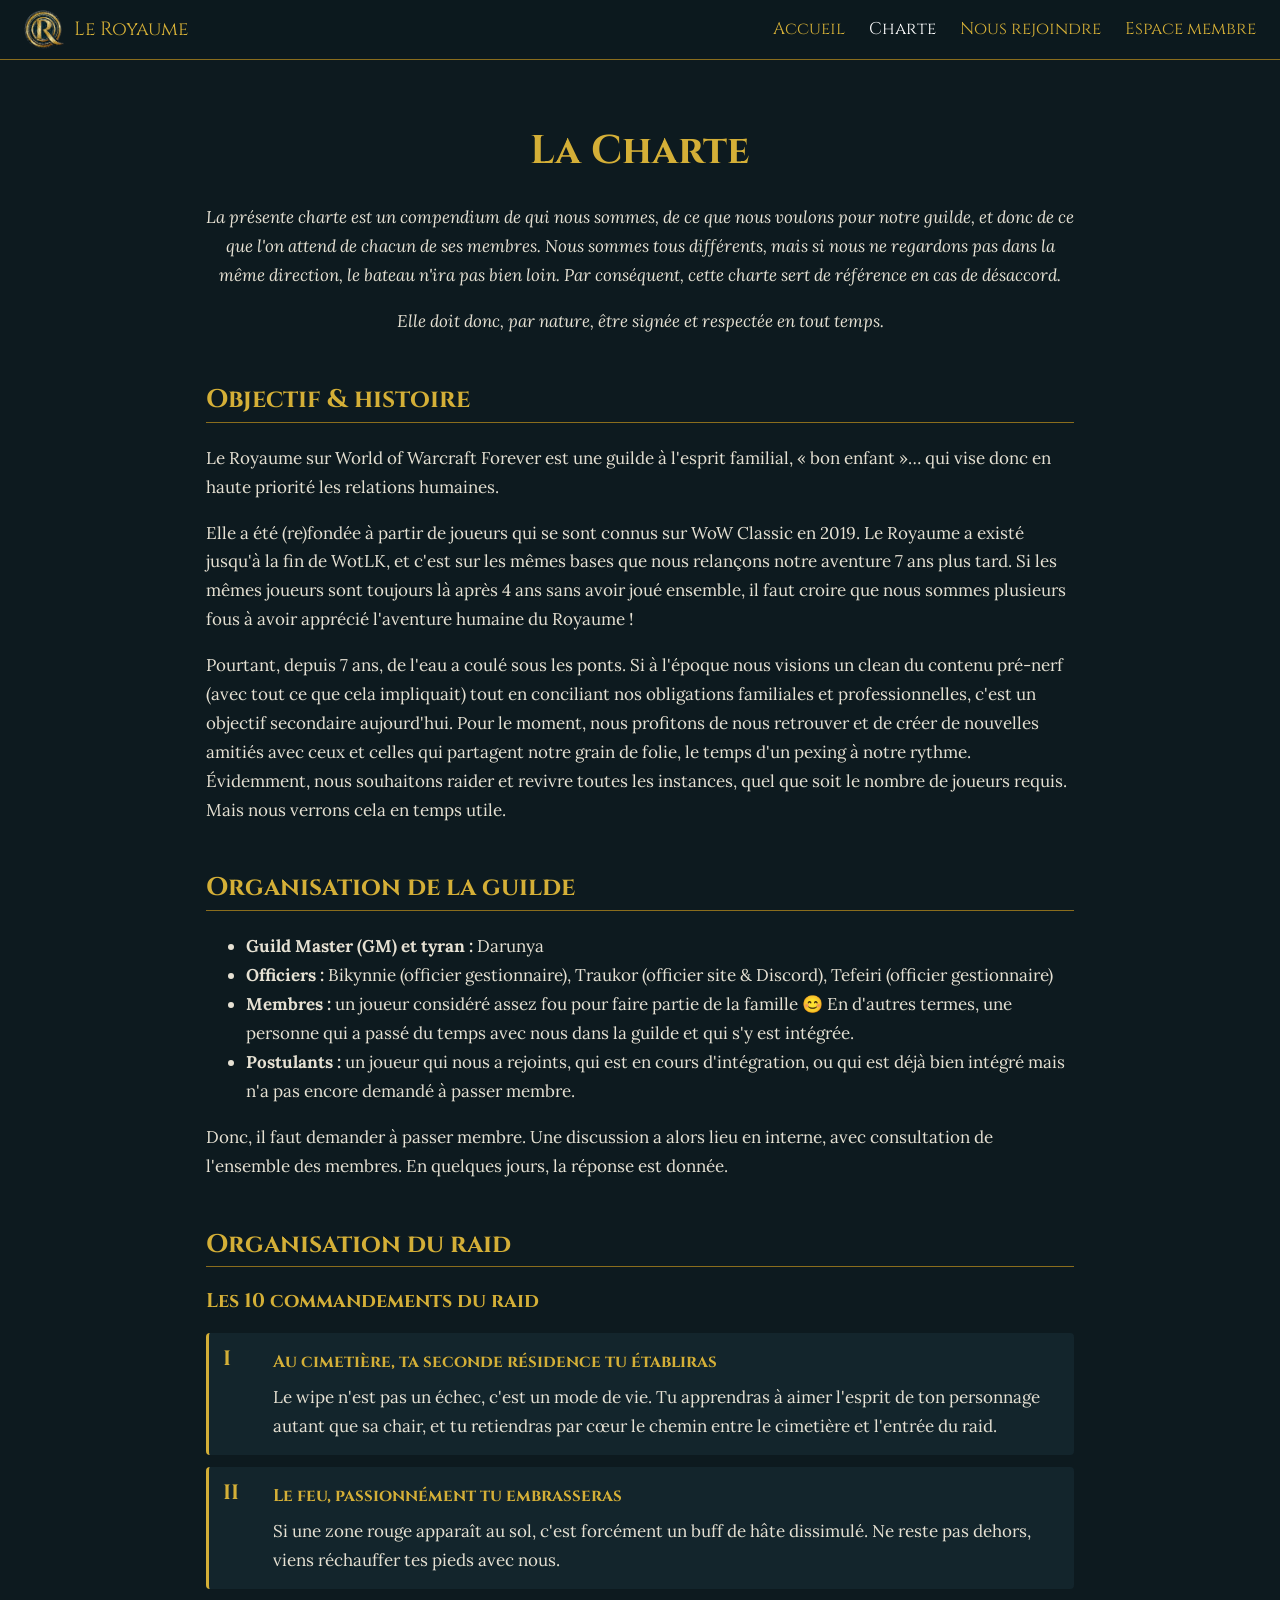
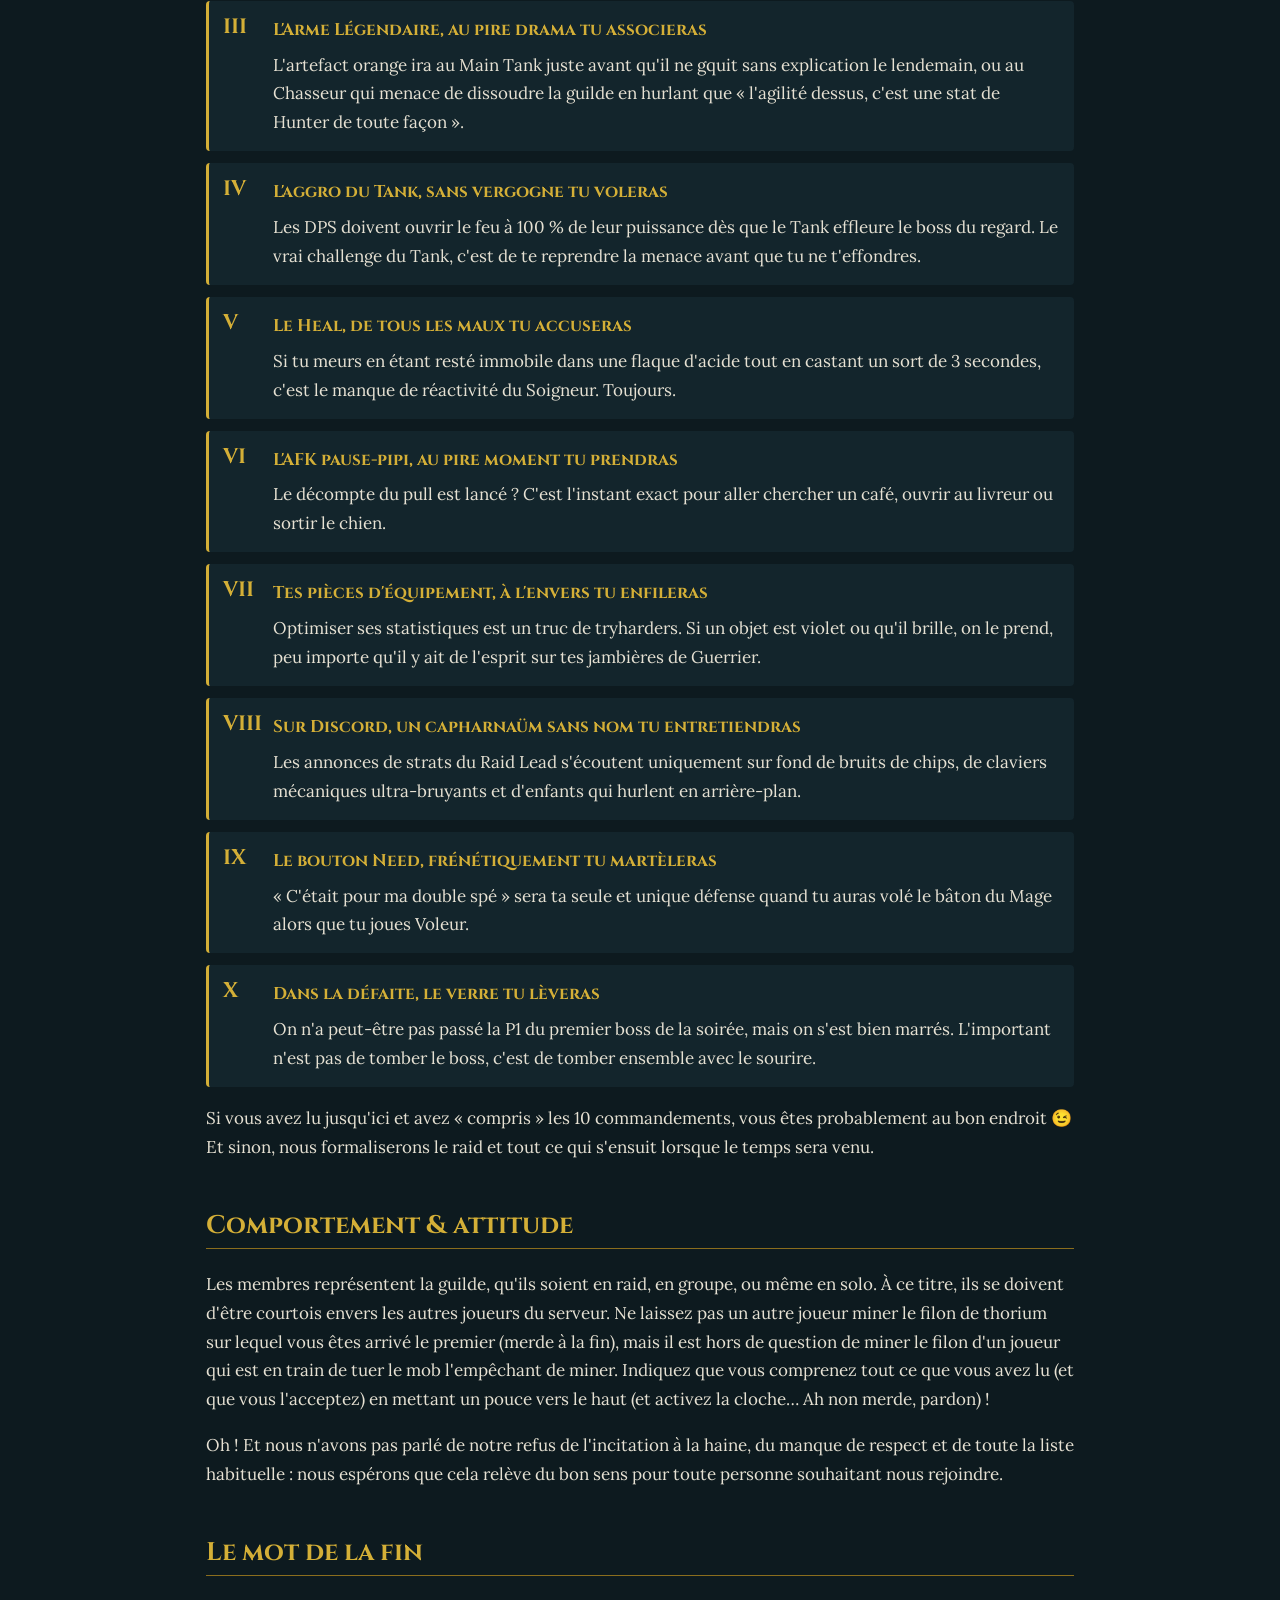
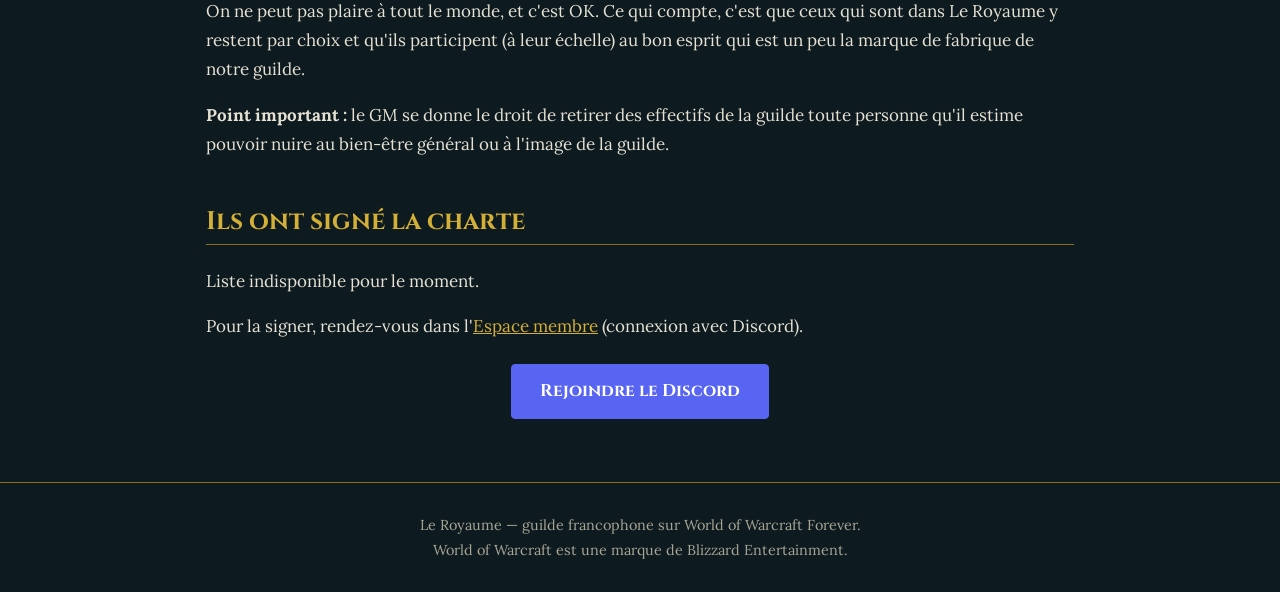
<file: charte.html>
<!doctype html>
<html lang="fr">
<head>
  <meta charset="utf-8">
  <meta name="viewport" content="width=device-width, initial-scale=1">
  <title>Charte — Le Royaume</title>
  <meta name="description" content="La charte de la guilde Le Royaume : objectif, organisation, les 10 commandements du raid et comportement.">
  <meta property="og:type" content="website">
  <meta property="og:site_name" content="Le Royaume">
  <meta property="og:title" content="Charte — Le Royaume">
  <meta property="og:description" content="La charte de la guilde Le Royaume : objectif, organisation, les 10 commandements du raid et comportement.">
  <meta property="og:url" content="https://le-royaume.fr/charte.html">
  <meta property="og:image" content="https://le-royaume.fr/img/logo-360.png">
  <meta name="theme-color" content="#0d1a1f">
  <link rel="icon" type="image/png" href="img/favicon.png">
  <link rel="preconnect" href="https://fonts.googleapis.com">
  <link rel="preconnect" href="https://fonts.gstatic.com" crossorigin>
  <link rel="stylesheet" href="https://fonts.googleapis.com/css2?family=Cinzel:wght@400;700&family=Lora:ital@0;1&display=swap">
  <link rel="stylesheet" href="style.css">
</head>
<body>
  <nav>
    <a class="brand" href="index.html"><img src="img/logo.webp" alt=""><span>Le Royaume</span></a>
    <a href="index.html">Accueil</a>
    <a href="charte.html" aria-current="page">Charte</a>
    <a href="index.html#rejoindre">Nous rejoindre</a>
    <a href="espace.html">Espace membre</a>
  </nav>

  <main class="charte">
    <h1>La Charte</h1>

    <p class="intro">La présente charte est un compendium de qui nous sommes, de ce que nous voulons pour notre guilde, et donc de ce que l'on attend de chacun de ses membres. Nous sommes tous différents, mais si nous ne regardons pas dans la même direction, le bateau n'ira pas bien loin. Par conséquent, cette charte sert de référence en cas de désaccord.</p>
    <p class="intro">Elle doit donc, par nature, être signée et respectée en tout temps.</p>

    <h2>Objectif &amp; histoire</h2>
    <p>Le Royaume sur World of Warcraft Forever est une guilde à l'esprit familial, « bon enfant »… qui vise donc en haute priorité les relations humaines.</p>
    <p>Elle a été (re)fondée à partir de joueurs qui se sont connus sur WoW Classic en 2019. Le Royaume a existé jusqu'à la fin de WotLK, et c'est sur les mêmes bases que nous relançons notre aventure 7 ans plus tard. Si les mêmes joueurs sont toujours là après 4 ans sans avoir joué ensemble, il faut croire que nous sommes plusieurs fous à avoir apprécié l'aventure humaine du Royaume !</p>
    <p>Pourtant, depuis 7 ans, de l'eau a coulé sous les ponts. Si à l'époque nous visions un clean du contenu pré-nerf (avec tout ce que cela impliquait) tout en conciliant nos obligations familiales et professionnelles, c'est un objectif secondaire aujourd'hui. Pour le moment, nous profitons de nous retrouver et de créer de nouvelles amitiés avec ceux et celles qui partagent notre grain de folie, le temps d'un pexing à notre rythme. Évidemment, nous souhaitons raider et revivre toutes les instances, quel que soit le nombre de joueurs requis. Mais nous verrons cela en temps utile.</p>

    <h2>Organisation de la guilde</h2>
    <ul>
      <li><strong>Guild Master (GM) et tyran :</strong> Darunya</li>
      <li><strong>Officiers :</strong> Bikynnie (officier gestionnaire), Traukor (officier site &amp; Discord), Tefeiri (officier gestionnaire)</li>
      <li><strong>Membres :</strong> un joueur considéré assez fou pour faire partie de la famille 😊 En d'autres termes, une personne qui a passé du temps avec nous dans la guilde et qui s'y est intégrée.</li>
      <li><strong>Postulants :</strong> un joueur qui nous a rejoints, qui est en cours d'intégration, ou qui est déjà bien intégré mais n'a pas encore demandé à passer membre.</li>
    </ul>
    <p>Donc, il faut demander à passer membre. Une discussion a alors lieu en interne, avec consultation de l'ensemble des membres. En quelques jours, la réponse est donnée.</p>

    <h2>Organisation du raid</h2>
    <h3>Les 10 commandements du raid</h3>
    <ol class="commandements">
      <li><strong>Au cimetière, ta seconde résidence tu établiras</strong>
        <p>Le wipe n'est pas un échec, c'est un mode de vie. Tu apprendras à aimer l'esprit de ton personnage autant que sa chair, et tu retiendras par cœur le chemin entre le cimetière et l'entrée du raid.</p></li>
      <li><strong>Le feu, passionnément tu embrasseras</strong>
        <p>Si une zone rouge apparaît au sol, c'est forcément un buff de hâte dissimulé. Ne reste pas dehors, viens réchauffer tes pieds avec nous.</p></li>
      <li><strong>L'Arme Légendaire, au pire drama tu associeras</strong>
        <p>L'artefact orange ira au Main Tank juste avant qu'il ne gquit sans explication le lendemain, ou au Chasseur qui menace de dissoudre la guilde en hurlant que « l'agilité dessus, c'est une stat de Hunter de toute façon ».</p></li>
      <li><strong>L'aggro du Tank, sans vergogne tu voleras</strong>
        <p>Les DPS doivent ouvrir le feu à 100 % de leur puissance dès que le Tank effleure le boss du regard. Le vrai challenge du Tank, c'est de te reprendre la menace avant que tu ne t'effondres.</p></li>
      <li><strong>Le Heal, de tous les maux tu accuseras</strong>
        <p>Si tu meurs en étant resté immobile dans une flaque d'acide tout en castant un sort de 3 secondes, c'est le manque de réactivité du Soigneur. Toujours.</p></li>
      <li><strong>L'AFK pause-pipi, au pire moment tu prendras</strong>
        <p>Le décompte du pull est lancé ? C'est l'instant exact pour aller chercher un café, ouvrir au livreur ou sortir le chien.</p></li>
      <li><strong>Tes pièces d'équipement, à l'envers tu enfileras</strong>
        <p>Optimiser ses statistiques est un truc de tryharders. Si un objet est violet ou qu'il brille, on le prend, peu importe qu'il y ait de l'esprit sur tes jambières de Guerrier.</p></li>
      <li><strong>Sur Discord, un capharnaüm sans nom tu entretiendras</strong>
        <p>Les annonces de strats du Raid Lead s'écoutent uniquement sur fond de bruits de chips, de claviers mécaniques ultra-bruyants et d'enfants qui hurlent en arrière-plan.</p></li>
      <li><strong>Le bouton Need, frénétiquement tu martèleras</strong>
        <p>« C'était pour ma double spé » sera ta seule et unique défense quand tu auras volé le bâton du Mage alors que tu joues Voleur.</p></li>
      <li><strong>Dans la défaite, le verre tu lèveras</strong>
        <p>On n'a peut-être pas passé la P1 du premier boss de la soirée, mais on s'est bien marrés. L'important n'est pas de tomber le boss, c'est de tomber ensemble avec le sourire.</p></li>
    </ol>
    <p>Si vous avez lu jusqu'ici et avez « compris » les 10 commandements, vous êtes probablement au bon endroit 😉<br>
    Et sinon, nous formaliserons le raid et tout ce qui s'ensuit lorsque le temps sera venu.</p>

    <h2>Comportement &amp; attitude</h2>
    <p>Les membres représentent la guilde, qu'ils soient en raid, en groupe, ou même en solo. À ce titre, ils se doivent d'être courtois envers les autres joueurs du serveur. Ne laissez pas un autre joueur miner le filon de thorium sur lequel vous êtes arrivé le premier (merde à la fin), mais il est hors de question de miner le filon d'un joueur qui est en train de tuer le mob l'empêchant de miner. Indiquez que vous comprenez tout ce que vous avez lu (et que vous l'acceptez) en mettant un pouce vers le haut (et activez la cloche… Ah non merde, pardon) !</p>
    <p>Oh ! Et nous n'avons pas parlé de notre refus de l'incitation à la haine, du manque de respect et de toute la liste habituelle : nous espérons que cela relève du bon sens pour toute personne souhaitant nous rejoindre.</p>

    <h2>Le mot de la fin</h2>
    <p>On ne peut pas plaire à tout le monde, et c'est OK. Ce qui compte, c'est que ceux qui sont dans Le Royaume y restent par choix et qu'ils participent (à leur échelle) au bon esprit qui est un peu la marque de fabrique de notre guilde.</p>
    <p><strong>Point important :</strong> le GM se donne le droit de retirer des effectifs de la guilde toute personne qu'il estime pouvoir nuire au bien-être général ou à l'image de la guilde.</p>

    <h2>Ils ont signé la charte</h2>
    <p id="signataires">Chargement…</p>
    <p>Pour la signer, rendez-vous dans l'<a href="espace.html">Espace membre</a> (connexion avec Discord).</p>

    <p style="text-align:center"><a class="btn discord" href="https://discord.gg/4EQVVj8aSc">Rejoindre le Discord</a></p>
  </main>

  <footer>Le Royaume — guilde francophone sur World of Warcraft Forever.<br>World of Warcraft est une marque de Blizzard Entertainment.</footer>
  <script>
    // signataires (pseudos Discord), lus sans connexion avec la clé publique du projet
    const cle = 'sb_publishable_BJwMSdlBLfltRGA-GCELrQ_MbyCM1x_';
    const zone = document.getElementById('signataires');
    fetch('https://gobvfbwuesskhrgcrzjd.supabase.co/rest/v1/rpc/signataires', {
      method: 'POST', headers: { apikey: cle, 'Content-Type': 'application/json' }, body: '{}',
    }).then(r => r.ok ? r.json() : Promise.reject())
      .then(noms => zone.textContent = (noms = noms.filter(Boolean)).length ? noms.join(', ') + '.' : 'Personne pour le moment.')
      .catch(() => zone.textContent = 'Liste indisponible pour le moment.');
  </script>
</body>
</html>
</file>
<file: style.css>
:root {
  --bg: #0d1a1f;
  --panel: #13252c;
  --text: #e6e1d3;
  --muted: #a9a594;
  --gold: #d4af37;
  --gold-dark: #8a6d1d;
  --vert: oklch(.43627 .11 157.5); /* Présent / En raid */
  --discord: #5865f2;
}

* { box-sizing: border-box; }

body {
  margin: 0;
  background: var(--bg);
  color: var(--text);
  font: 17px/1.7 "Lora", Georgia, serif;
}

h1, h2, h3, nav, .btn { font-family: "Cinzel", serif; }
h1, h2, h3 { color: var(--gold); line-height: 1.25; }
a { color: var(--gold); }
img { max-width: 100%; display: block; }

nav {
  position: sticky; top: 0; z-index: 10;
  display: flex; flex-wrap: wrap; align-items: center; gap: 8px 24px;
  padding: 10px 24px;
  background: rgba(13, 26, 31, .92);
  border-bottom: 1px solid var(--gold-dark);
}
nav .brand { display: flex; align-items: center; gap: 10px; margin-right: auto; text-decoration: none; font-size: 1.2rem; }
nav .brand img { width: 40px; }
nav a { text-decoration: none; }
nav a:hover, nav a[aria-current] { color: #fff; }

.hero {
  /* le bandeau tient dans l'écran (sous la barre de menu de ~60px) : les boutons restent visibles */
  min-height: calc(100vh - 60px);
  min-height: calc(100svh - 60px); /* svh : hauteur sans la barre d'adresse mobile */
  /* bas du logo WoW dans l'image de fond (cover, calée en haut) : 39.6 % de sa hauteur,
     soit 22.3vw quand l'image est mise à l'échelle par la largeur, 39.6 % du bandeau sinon */
  --logo-wow: max(22.3vw, 0.396 * (100vh - 60px));
  --logo-wow: max(22.3vw, 0.396 * (100svh - 60px));
  --texte: 270px; /* hauteur du titre, du texte et des boutons sous le blason */
  display: grid; place-items: end center; text-align: center;
  padding: 60px 16px 20px;
  background: linear-gradient(transparent 35%, rgba(13, 26, 31, .7) 70%, var(--bg)), url(img/wow-forever.jpg) center top / cover;
}
.hero img { /* blason : la place libre sous le logo WoW, moins le titre, le texte et les boutons */
  width: clamp(64px, 100vh - 60px - var(--texte) - var(--logo-wow), min(180px, 45vw));
  width: clamp(64px, 100svh - 60px - var(--texte) - var(--logo-wow), min(180px, 45vw)); margin: 0 auto 16px; filter: drop-shadow(0 0 30px rgba(212, 175, 55, .35)); }
.hero h1 { font-size: clamp(2.2rem, 7vw, 4rem); margin: 0; text-shadow: 0 2px 10px #000; }
.hero p { font-size: 1.25rem; max-width: 640px; margin: 12px auto 28px; text-shadow: 0 1px 6px #000; }

.btn {
  display: inline-block; padding: 12px 28px; margin: 6px;
  border: 1px solid var(--gold); border-radius: 4px;
  text-decoration: none; font-weight: 700;
}
.btn.discord { background: var(--discord); border-color: var(--discord); color: #fff; }
.btn:hover { filter: brightness(1.15); }

main, section { max-width: 900px; margin: 0 auto; padding: 40px 16px; }
section h2 { text-align: center; font-size: 2rem; }

.cards { display: grid; grid-template-columns: repeat(auto-fit, minmax(240px, 1fr)); gap: 20px; }
.card { background: var(--panel); border: 1px solid var(--gold-dark); border-radius: 6px; padding: 20px; }
.card h3 { margin-top: 0; }

.gallery { max-width: 1000px; text-align: center; }
.gallery > p { margin-top: 0; }
.carousel { position: relative; }
.track { position: relative; aspect-ratio: 16 / 9; border: 1px solid var(--gold-dark); border-radius: 4px; background: var(--panel); }
.track figure { display: none; }
.book { position: absolute; inset: 0; perspective: 3000px; }
/* Livre : chaque page est faite de deux moitiés d'image, la reliure est au milieu */
.half { position: absolute; top: 0; bottom: 0; width: 50%; overflow: hidden; backface-visibility: hidden; }
.half.left { left: 0; }
.half.right { right: 0; }
.half img { width: 200%; max-width: none; height: 100%; object-fit: cover; }
.half.right img { margin-left: -100%; }
.half::after { content: ""; position: absolute; inset: 0; pointer-events: none; }
.half.left::after { background: linear-gradient(to right, transparent 75%, rgba(0, 0, 0, .6)); }
.half.right::after { background: linear-gradient(to left, transparent 75%, rgba(0, 0, 0, .6)); }
.leaf { position: absolute; top: 0; bottom: 0; left: 50%; width: 50%; z-index: 2; transform-origin: left center; transform-style: preserve-3d; }
.leaf .half { left: 0; width: 100%; }
.leaf .back { transform: rotateY(180deg); }
.leaf.fwd { animation: leaf-turn .9s ease-in-out forwards; }
.leaf.bwd { animation: leaf-turn .9s ease-in-out reverse forwards; }
@keyframes leaf-turn { from { transform: rotateY(0); } to { transform: rotateY(-180deg); } }
@media (prefers-reduced-motion: reduce) { .leaf { animation-duration: 1ms !important; } }
.track figcaption { position: absolute; bottom: 12px; left: 16px; font: 700 1.3rem "Cinzel", serif; color: #fff; text-shadow: 0 1px 4px #000; }
.carousel button { position: absolute; z-index: 3; top: 50%; transform: translateY(-50%); width: 44px; height: 44px; border: 1px solid var(--gold); border-radius: 50%; background: rgba(13, 26, 31, .75); color: var(--gold); font-size: 1.8rem; line-height: 1; cursor: pointer; }
.carousel button:hover { background: var(--bg); }
.carousel .prev { left: 12px; }
.carousel .next { right: 12px; }
.track .video-page { position: absolute; inset: 0; z-index: 2; width: 100%; height: 100%; border: 0; opacity: 0; visibility: hidden; }
.track .video-page.on { opacity: 1; visibility: visible; transition: opacity .5s .15s; }
.video { display: block; width: 100%; aspect-ratio: 16 / 9; border: 1px solid var(--gold-dark); border-radius: 4px; }

.join { text-align: center; }
.join ol { text-align: left; max-width: 600px; margin: 0 auto 24px; }

.charte h1 { text-align: center; font-size: 2.5rem; }
.charte h2 { border-bottom: 1px solid var(--gold-dark); padding-bottom: 6px; margin-top: 48px; }

footer { text-align: center; padding: 30px 16px; color: var(--muted); font-size: .9rem; border-top: 1px solid var(--gold-dark); }

/* écrans peu hauts (portables) : titre et marges plus compacts pour laisser la place au blason */
@media (max-height: 800px) {
  .hero { --texte: 200px; padding-bottom: 12px; }
  .hero img { margin-bottom: 8px; }
  .hero h1 { font-size: clamp(2.2rem, 7vw, 2.6rem); }
  .hero p { font-size: 1.1rem; margin: 6px auto 14px; }
  .hero .btn { padding: 10px 22px; margin: 4px; }
}

@media (max-width: 600px) {
  nav { gap: 8px 14px; padding: 10px 16px; }
  nav .brand span { display: none; }
}

.charte .intro { font-style: italic; text-align: center; }
.commandements { padding-left: 0; list-style: none; counter-reset: cmd; }
.commandements li { counter-increment: cmd; position: relative; padding: 14px 16px 2px 64px; margin-bottom: 12px; background: var(--panel); border-left: 3px solid var(--gold); border-radius: 4px; }
.commandements li::before { content: counter(cmd, upper-roman); position: absolute; left: 14px; top: 12px; font: 700 1.3rem "Cinzel", serif; color: var(--gold); }
.commandements strong { font-family: "Cinzel", serif; color: var(--gold); }
.commandements p { margin: 6px 0 12px; }

.raids { display: flex; flex-wrap: wrap; justify-content: center; gap: 8px; margin-bottom: 16px; }
.raids button { font: 700 .9rem "Cinzel", serif; padding: 8px 14px; border: 1px solid var(--gold-dark); border-radius: 4px; background: var(--panel); color: var(--gold); cursor: pointer; }
.raids button:hover { border-color: var(--gold); }
.raids button[aria-selected="true"] { background: var(--gold); color: var(--bg); border-color: var(--gold); }
.raids.exts { margin-bottom: 10px; }
.raids.exts button { font-size: 1.05rem; padding: 10px 20px; }
/* changement d'extension : les noms de raids réapparaissent (hidden → visible) en fondu décalé */
.raids:not(.exts) button { animation: raid-in .45s ease both; animation-delay: calc(var(--i, 0) * 70ms); }
@keyframes raid-in { from { opacity: 0; transform: translateY(6px); } }
/* … et s'effacent pendant que la page tourne (doit rester < durée de leaf-turn) */
.raids:not(.exts) button.out { animation: raid-out .3s ease forwards; }
@keyframes raid-out { to { opacity: 0; transform: translateY(-6px); } }
@media (prefers-reduced-motion: reduce) { .raids:not(.exts) button, .raids:not(.exts) button.out { animation: none; } }

.moment { max-width: 1000px; text-align: center; }

.espace { text-align: center; }
button.btn { background: transparent; color: var(--gold); font-size: 1rem; cursor: pointer; }

/* espace guilde : calendrier mensuel */
.espace { max-width: 1100px; }
.cal-tete { display: flex; align-items: center; justify-content: center; gap: 16px; }
.cal-tete h2 { margin: 12px 0; min-width: 9em; text-transform: capitalize; }
.nav-mois { width: 40px; height: 40px; font-size: 1.6rem; line-height: 1; background: var(--panel); color: var(--gold); border: 1px solid var(--gold-dark); border-radius: 50%; cursor: pointer; }
.nav-mois:hover { border-color: var(--gold); }
.cal { display: grid; grid-template-columns: repeat(7, minmax(0, 1fr)); gap: 4px; text-align: left; }
.jsem { font: 700 .8rem "Cinzel", serif; color: var(--gold); text-align: center; padding: 4px 0; }
.jour { min-height: 96px; padding: 4px; background: var(--panel); border: 1px solid rgba(138, 109, 29, .35); border-radius: 4px; display: flex; flex-direction: column; gap: 3px; min-width: 0; }
.jour.autre { opacity: .4; }
.jour.auj { border-color: var(--gold); box-shadow: inset 0 0 0 1px var(--gold); }
.jour .num { font-size: .85rem; color: var(--muted); }
.jour.auj .num { color: var(--gold); font-weight: 700; }
.ev { display: block; width: 100%; padding: 3px 6px; font: .8rem/1.3 "Lora", serif; text-align: left; color: var(--bg); background: var(--gold); border: 0; border-radius: 3px;
  white-space: nowrap; overflow: hidden; text-overflow: ellipsis; cursor: pointer; }
.ev:hover { filter: brightness(1.15); }
.ev time { font-weight: 700; }
@media (max-width: 640px) {
  .jour { min-height: 64px; padding: 2px; }
  .ev { padding: 2px 3px; font-size: .7rem; }
  .ev span, .ev small { display: none; } /* sur téléphone : l'heure seule, le détail est dans le zoom */
}

/* zoom sur une sortie */
.zoom { width: min(720px, calc(100% - 32px)); max-height: calc(100% - 32px); padding: 0; color: var(--text); background: var(--bg); border: 1px solid var(--gold); border-radius: 6px; }
.zoom::backdrop { background: rgba(0, 0, 0, .7); }
/* ouverture : la fenêtre grandit depuis 92 % en apparaissant ; fermeture : l'inverse.
   allow-discrete garde la fenêtre affichée le temps de l'animation de sortie (CSS seul, sans JS) */
.zoom, .zoom::backdrop { transition: opacity .25s ease, transform .25s ease, overlay .25s allow-discrete, display .25s allow-discrete; }
.zoom:not([open]) { opacity: 0; transform: scale(.92); }
.zoom:not([open])::backdrop { opacity: 0; }
@starting-style {
  .zoom[open] { opacity: 0; transform: scale(.92); }
  .zoom[open]::backdrop { opacity: 0; }
}
@media (prefers-reduced-motion: reduce) { .zoom, .zoom::backdrop { transition: none; } }
.zoom-in { position: relative; padding: 16px 20px 20px; }
.zoom h2 { margin: 4px 40px 0; }
.fermer { position: absolute; top: 8px; right: 8px; width: 36px; height: 36px; font-size: 1.5rem; line-height: 1; color: var(--gold); background: none; border: 1px solid var(--gold-dark); border-radius: 50%; cursor: pointer; }
.inscrits { list-style: none; padding: 0; text-align: left; }
.inscrits span, .vide, .ligne legend span { color: var(--muted); }
.appel { text-align: left; }
.ligne { margin: 0 0 8px; padding: 6px 12px 8px; background: var(--panel); border: 1px solid var(--gold-dark); border-radius: 4px; }
.ligne label { display: inline-block; margin: 4px 14px 4px 0; white-space: nowrap; }
.ligne .min input { width: 4.5em; }
.ligne:not(:has(input[value=retard]:checked)) .min { display: none; }
.espace input[type=text], .espace input[type=number], .espace input[type=date], .espace textarea { padding: 6px 8px; font: inherit; background: var(--bg); color: var(--text); border: 1px solid var(--gold-dark); border-radius: 4px; }
.retirer { margin-left: 8px; width: 24px; height: 24px; padding: 0; font-size: 1rem; line-height: 1; color: var(--muted); background: none; border: 1px solid var(--gold-dark); border-radius: 50%; cursor: pointer; vertical-align: middle; }
.retirer:hover { color: #e06c5a; border-color: #e06c5a; }

/* statistiques d'appel */
.stats { overflow-x: auto; margin-bottom: 12px; }
/* stats et historique ; dans une sortie, seulement sur l'onglet Loots (règle plus bas) */
.zoom:has(.stats):not(:has(.onglets)) { width: min(1060px, calc(100% - 32px)); }
.stats table { width: 100%; border-collapse: collapse; font-size: .9rem; }
.stats th, .stats td { padding: 6px 8px; border-bottom: 1px solid rgba(138, 109, 29, .35); text-align: right; white-space: nowrap; }
.stats th:first-child, .stats td:first-child { text-align: left; }
.stats th { white-space: normal; vertical-align: bottom; }
.stats th button { font: 700 .8rem "Cinzel", serif; color: var(--gold); background: none; border: 0; padding: 0; cursor: pointer; }
.espace input[type=date] { color-scheme: dark; }
.date-fr { position: relative; white-space: nowrap; }
.date-fr[hidden] { display: none; }
.espace .date-fr input[type=date] { position: absolute; left: 0; bottom: 0; width: 0; height: 0; padding: 0; border: 0; opacity: 0; }
.espace select { padding: 6px 8px; font: inherit; background: var(--bg); color: var(--text); border: 1px solid var(--gold-dark); border-radius: 4px; }

/* lot 2 : onglets du zoom, composition, absences */
.onglets { display: flex; justify-content: center; gap: 8px; margin: 12px 0; }
.onglets button { padding: 6px 16px; font: 700 .85rem "Cinzel", serif; color: var(--gold); background: none; border: 1px solid var(--gold-dark); border-radius: 4px; cursor: pointer; }
.onglets button[aria-selected="true"] { background: var(--gold); color: var(--bg); border-color: var(--gold); }
.compo { text-align: left; }
.compo section { padding: 0; }
.compo ul { margin: 0; }
.zoom p.vide:empty { display: none; }
.compo h3 { margin: 14px 0 4px; color: var(--gold); font-size: 1rem; }
.compo li { padding: 3px 0; }
.compo em { color: var(--muted); }
.compo .statut { margin-left: 8px; padding: 2px 4px; font-size: .85rem; }
.absences { margin-top: 32px; padding: 0; text-align: left; }
.absences h2 { font-size: 1.5rem; text-align: center; }
.passage { text-align: center; }
.declarer label { white-space: nowrap; }
.compo .cible { width: 3.5em; padding: 1px 4px; font-size: .9rem; }

/* lot 3 : outils, loots, personnages */
.outils { display: flex; flex-wrap: wrap; justify-content: center; gap: 12px; }
.loots { text-align: left; }
.loots h3 { margin: 16px 0 6px; color: var(--gold); font-size: 1rem; }
.loots .saisie { display: flex; flex-wrap: wrap; gap: 8px; }
.lien { margin-left: 8px; padding: 0; font: inherit; font-size: .85rem; color: var(--gold); background: none; border: 0; text-decoration: underline; cursor: pointer; }
.espace input[type=search] { width: min(100%, 360px); padding: 6px 8px; font: inherit; background: var(--bg); color: var(--text); border: 1px solid var(--gold-dark); border-radius: 4px; }
.zoom:has(.loots:not([hidden])) { width: min(1060px, calc(100% - 32px)); }

/* Stats joueurs : comparaison côte à côte et graphiques */
.zoom:has(.large) { width: min(1060px, calc(100% - 32px)); }
.compare th, .compare td { text-align: center; }
.compare tbody th { text-align: left; font-weight: 400; color: var(--muted); }
.compare thead th { vertical-align: top; }
.compare .section th { padding-top: 14px; color: var(--gold); font: 700 .85rem "Cinzel", serif; text-align: left; }
.barre { display: inline-block; width: 60px; height: 8px; background: var(--panel); border: 1px solid var(--gold-dark); border-radius: 4px; vertical-align: middle; overflow: hidden; }
.barre span { display: block; height: 100%; background: var(--vert); }
.repartition { display: inline-flex; width: 120px; height: 12px; border-radius: 3px; overflow: hidden; vertical-align: middle; }
.r-presents_seuls { background: var(--vert); }
.r-retards { background: var(--gold-dark); }
.r-bancs { background: #5b7a86; }
.r-absents_prevenus { background: #a9a594; }
.r-absents { background: #c0533f; }
.legende { font-size: .85rem; color: var(--muted); }
.legende > span { margin-right: 12px; white-space: nowrap; }
.legende > span span { display: inline-block; width: 10px; height: 10px; border-radius: 2px; vertical-align: middle; }
.courbe { width: 120px; height: 36px; vertical-align: middle; }
.courbe line { stroke: var(--gold-dark); stroke-dasharray: 2 3; stroke-width: 1; }
.courbe polyline { fill: none; stroke: var(--gold); stroke-width: 1.5; }
.courbe circle { fill: var(--gold); }
.journal { margin-top: 12px; text-align: left; }
.journal summary { cursor: pointer; color: var(--gold); }

/* Gestion du site : choix du modèle d'annonce, aperçus façon Discord */
.modeles { display: grid; grid-template-columns: repeat(auto-fit, minmax(300px, 1fr)); gap: 16px; text-align: left; }
.modele { display: flex; flex-direction: column; gap: 8px; padding: 10px; border: 1px solid var(--gold-dark); border-radius: 6px; cursor: pointer; font: 700 .9rem "Cinzel", serif; color: var(--gold); }
.modele:has(input:checked) { border-color: var(--gold); box-shadow: 0 0 0 1px var(--gold); }
.d-message { padding: 10px 12px; background: #313338; color: #dbdee1; border-radius: 4px; font: 400 .85rem/1.4 system-ui, sans-serif; white-space: pre-line; }
.d-message p { margin: 0 0 4px; }
.d-embed { display: flex; gap: 12px; justify-content: space-between; margin-top: 4px; padding: 8px 12px 10px; background: #2b2d31; border-left: 4px solid; border-radius: 4px; }
.d-auteur, .d-pied { display: flex; align-items: center; gap: 6px; font-size: .8rem; }
.d-pied { margin-top: 8px !important; color: #b5bac1; font-size: .72rem; }
.d-auteur img, .d-pied img { width: 20px; height: 20px; border-radius: 50%; }
.d-titre { font-weight: 700; color: #00a8fc; }
.d-champs { display: flex; flex-wrap: wrap; gap: 8px 16px; margin-top: 6px; }
.d-champs > div { flex-basis: 100%; }
.d-champs > .d-ligne { flex: 1 1 40%; }
.d-vignette { width: 64px; height: 64px; border-radius: 4px; object-fit: cover; }
.communication input, .communication textarea { box-sizing: border-box; width: 100%; max-width: 640px; }
.communication .d-message { max-width: 520px; margin: 0 auto; text-align: left; }
.d-image { display: block; max-width: 100%; margin-top: 8px; border-radius: 4px; }
.d-boutons { display: flex; flex-wrap: wrap; gap: 8px; margin-top: 8px !important; }
.d-boutons a { padding: 4px 12px; color: #dbdee1; background: #4e5058; border-radius: 3px; text-decoration: none; }
.d-mention { padding: 0 2px; color: #c9cdfb; background: rgba(88, 101, 242, .3); border-radius: 3px; }
.d-date { padding: 0 2px; background: rgba(255, 255, 255, .06); border-radius: 3px; }
.espace textarea { width: min(100%, 480px); vertical-align: middle; }
.vote { margin: 16px 0; }
.vote .btn { margin: 2px 4px 2px 0; }
.texte, .stats td.texte { white-space: pre-wrap; text-align: left; min-width: 240px; }
.notes { padding-left: 0; list-style: none; }
.notes p { margin: 2px 0; }
.notes li { margin-bottom: 10px; }
.btn[hidden] { display: none; }
</file>
